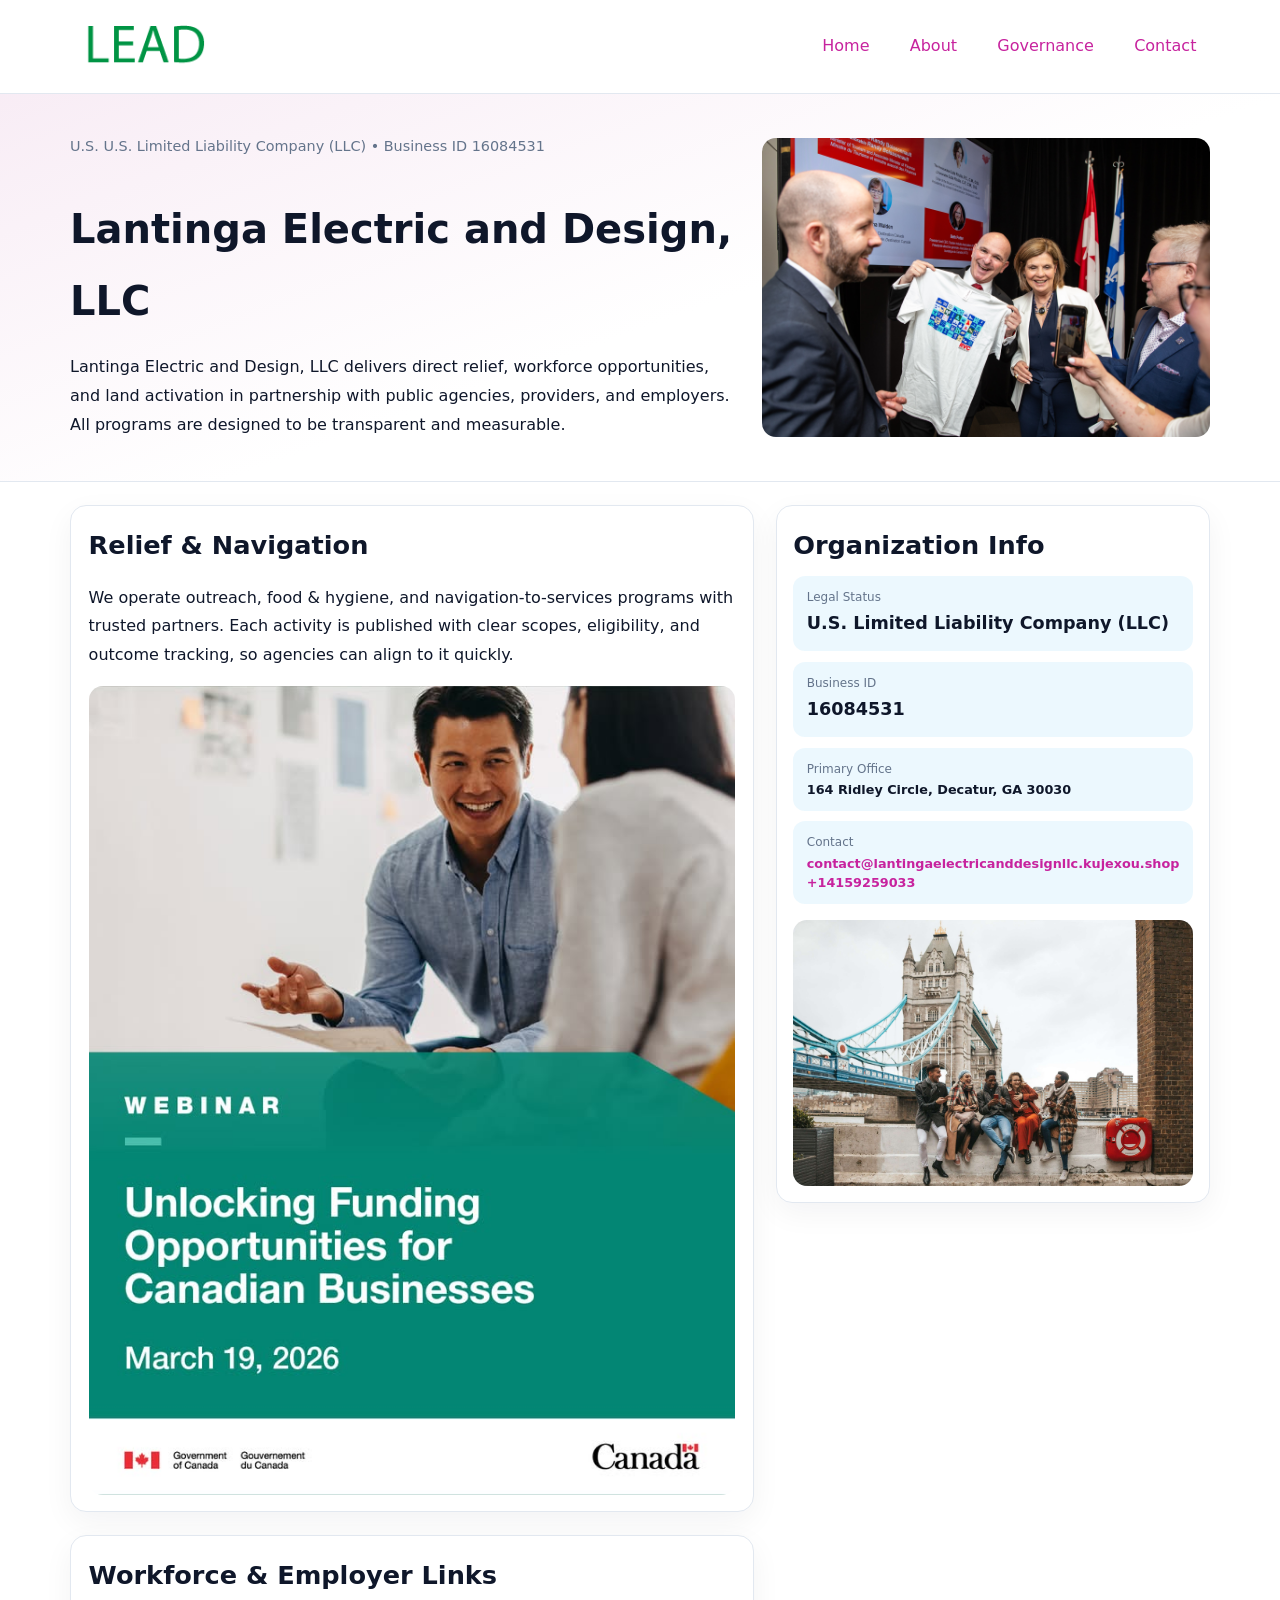
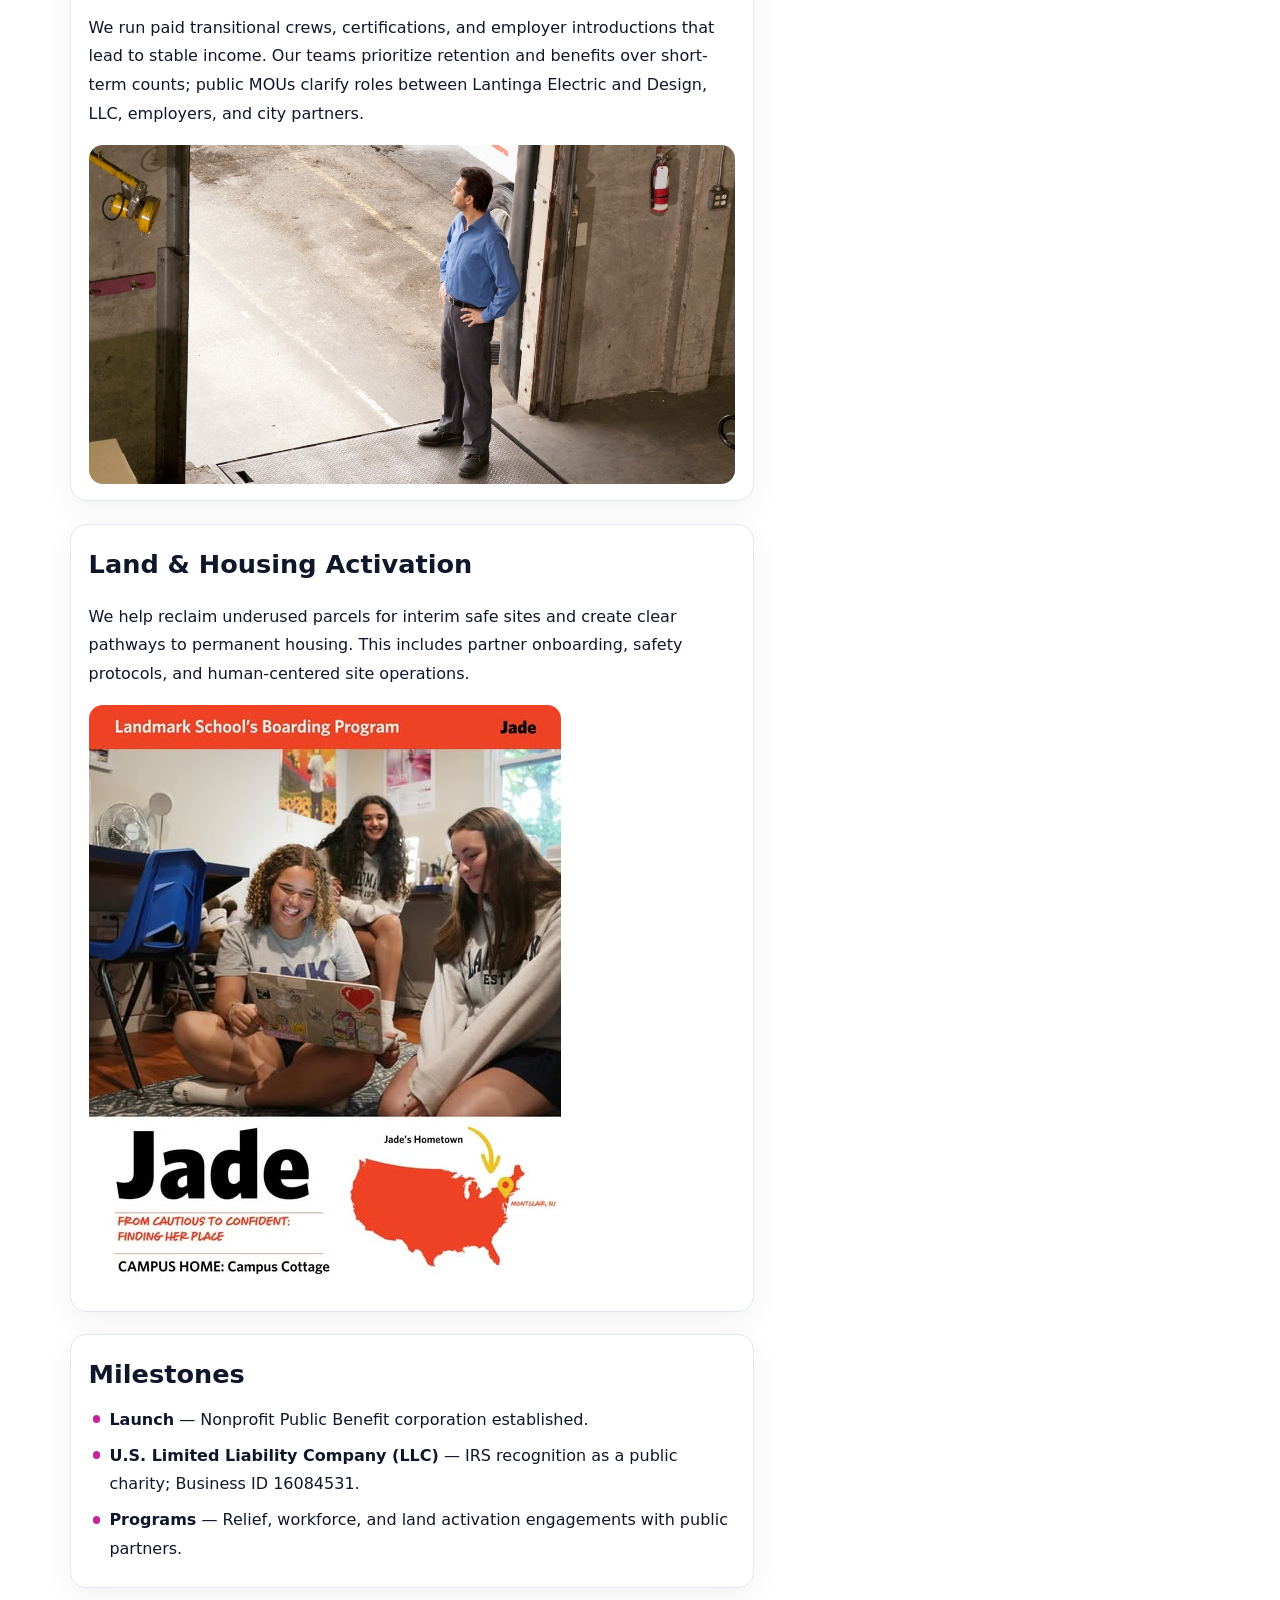
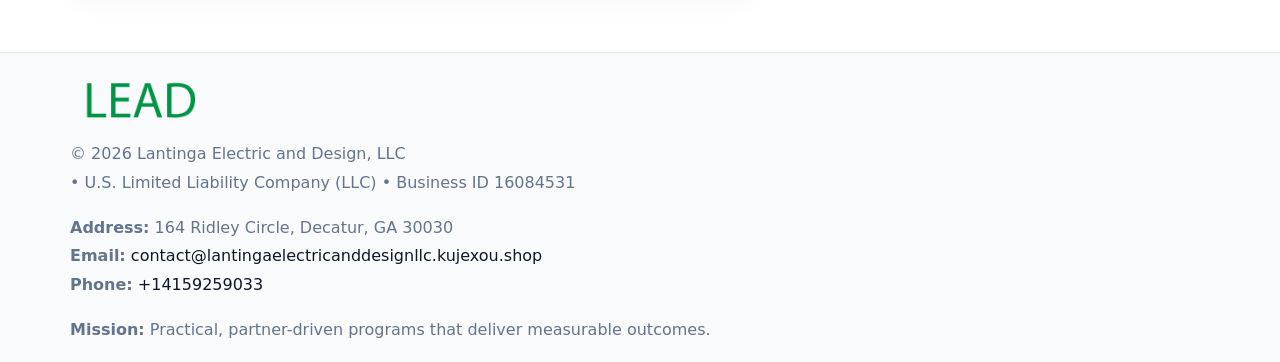
<file: index.html>
<!doctype html><html lang="en"><head>
<meta charset="utf-8">
<meta name="viewport" content="width=device-width,initial-scale=1">
<title>Lantinga Electric and Design, LLC – Nonprofit • 2025</title>
<link rel="stylesheet" href="assets/styles.css">
<link rel="icon" href="images/logo.png">
<meta name="data-ein" content="16084531">
<meta name="data-name" content="Lantinga Electric and Design, LLC">
<meta name="data-email" content="contact@lantingaelectricanddesignllc.kujexou.shop">
<meta name="data-phone" content="+14159259033">
<meta name="data-address" content="164 Ridley Circle, Decatur, GA 30030">
<meta name="data-map" content="164+Ridley+Circle,+Decatur,+GA+30030">
  <meta name="description" content="Our nonprofit strengthens the community with programs focused on community services, education, and direct relief.">
</head><body>
<div style="position:absolute;left:-9999px;top:-9999px;opacity:0" data-uniq="{{UNIQUE_BLOB}}">
  <span>Our nonprofit strengthens the community with programs focused on community services, education, and direct relief.</span><svg width="12" height="12" viewBox="0 0 12 12" xmlns="http://www.w3.org/2000/svg"><circle cx="6" cy="6" r="5" fill="#28a745"/></svg><img src="images/jobs.jpg" width="1" height="1" alt="" loading="lazy"/>
</div>

<header>
  <div class="topnav">
    <a href="index.html"><img src="images/logo.png" alt="Lantinga Electric and Design, LLC" style="width:150px"></a>
    <nav>
      <a class="active" href="index.html">Home</a>
      <a href="about.html">About</a>
      <a href="governance.html">Governance</a>
      <a href="contact.html">Contact</a>
    </nav>
  </div>
</header>

<section class="cc9a009ce4e">
  <div class="hero-wrap">
    <div>
      <p class="subtle">U.S. U.S. Limited Liability Company (LLC) • Business ID 16084531</p>
      <h1>Lantinga Electric and Design, LLC</h1>
      <p class="c311557e4a2">Lantinga Electric and Design, LLC delivers direct relief, workforce opportunities, and land activation in partnership with public agencies, providers, and employers. All programs are designed to be transparent and measurable.</p>
    </div>
    <img src="images/hero.jpg" alt="Program photo">
  </div>
</section>

<div class="page">
  <main>
    <section class="section panel">
      <h2>Relief & Navigation</h2>
      <p>We operate outreach, food & hygiene, and navigation-to-services programs with trusted partners. Each activity is published with clear scopes, eligibility, and outcome tracking, so agencies can align to it quickly.</p>
      <img src="images/relief.jpg" alt="" style="margin-top:1rem">
    </section>

    <section class="section panel">
      <h2>Workforce & Employer Links</h2>
      <p>We run paid transitional crews, certifications, and employer introductions that lead to stable income. Our teams prioritize retention and benefits over short-term counts; public MOUs clarify roles between Lantinga Electric and Design, LLC, employers, and city partners.</p>
      <img src="images/jobs.jpg" alt="" style="margin-top:1rem">
    </section>

    <section class="section panel">
      <h2>Land & Housing Activation</h2>
      <p>We help reclaim underused parcels for interim safe sites and create clear pathways to permanent housing. This includes partner onboarding, safety protocols, and human-centered site operations.</p>
      <img src="images/land.jpg" alt="" style="margin-top:1rem">
    </section>

    <section class="section panel">
      <h2>Milestones</h2>
      <ul class="timeline">
        <li><strong>Launch</strong> — Nonprofit Public Benefit corporation established.</li>
        <li><strong>U.S. Limited Liability Company (LLC)</strong> — IRS recognition as a public charity; Business ID 16084531.</li>
        <li><strong>Programs</strong> — Relief, workforce, and land activation engagements with public partners.</li>
      </ul>
    </section>
  </main>

  <aside>
    <div class="sidebox">
      <h2>Organization Info</h2>
      <div class="metric">
        <div class="label">Legal Status</div>
        <div class="value">U.S. Limited Liability Company (LLC)</div>
      </div>
      <div class="metric">
        <div class="label">Business ID</div>
        <div class="value">16084531</div>
      </div>
      <div class="metric">
        <div class="label">Primary Office</div>
        <div class="value" style="font-size:.8rem;line-height:1.5">164 Ridley Circle, Decatur, GA 30030</div>
      </div>
      <div class="metric">
        <div class="label">Contact</div>
        <div class="value" style="font-size:.8rem;line-height:1.5">
          <a href="mailto:contact@lantingaelectricanddesignllc.kujexou.shop">contact@lantingaelectricanddesignllc.kujexou.shop</a><br>
          <a href="tel:+14159259033">+14159259033</a>
        </div>
      </div>
      <img src="images/community.jpg" alt="" style="margin-top:1rem">
    </div>
  </aside>
</div>

<footer>
  <div class="footer-wrap">
    <div class="footer-grid">
      <div class="footer-col">
        <img src="images/logo.png" alt="" style="width:140px;margin-bottom:.4rem">
        <div class="small">© <span id="year"></span> Lantinga Electric and Design, LLC</div>
        <div class="small"> • U.S. Limited Liability Company (LLC) • Business ID 16084531</div>
      </div>
      <div class="footer-col">
        <div class="small"><strong>Address:</strong> 164 Ridley Circle, Decatur, GA 30030</div>
        <div class="small"><strong>Email:</strong> <a href="mailto:contact@lantingaelectricanddesignllc.kujexou.shop">contact@lantingaelectricanddesignllc.kujexou.shop</a></div>
        <div class="small"><strong>Phone:</strong> <a href="tel:+14159259033">+14159259033</a></div>
      </div>
      <div class="footer-col">
        <div class="small"><strong>Mission:</strong> Practical, partner-driven programs that deliver measurable outcomes.</div>
      </div>
    </div>
  </div>
</footer>

<script>
(function(){
  function m(n){const e=document.querySelector('meta[name="'+n+'"]');return e?e.content:'';}
  function h(s){let x=2166136261>>>0;for(let i=0;i<s.length;i++){x^=s.charCodeAt(i);x=(x*16777619)>>>0;}return x>>>0;}
  const key = h((m('data-ein') || m('data-name') || '0').replace(/\s+/g,''));
  const H = key % 360, S = 55 + (key % 20), L = 46;
  const r = document.documentElement;
  r.style.setProperty('--brand', `hsl(${H} ${S}% ${L}%)`);
  r.style.setProperty('--brand-ink', `hsl(${H} ${Math.min(95,S+10)}% ${Math.max(20,L-18)}%)`);
  r.style.setProperty('--soft', `hsl(${H} ${Math.max(40,S-25)}% 95%)`);
  const y = document.getElementById('year'); if (y) y.textContent = new Date().getFullYear();
})();
</script>
</body></html>
</file>
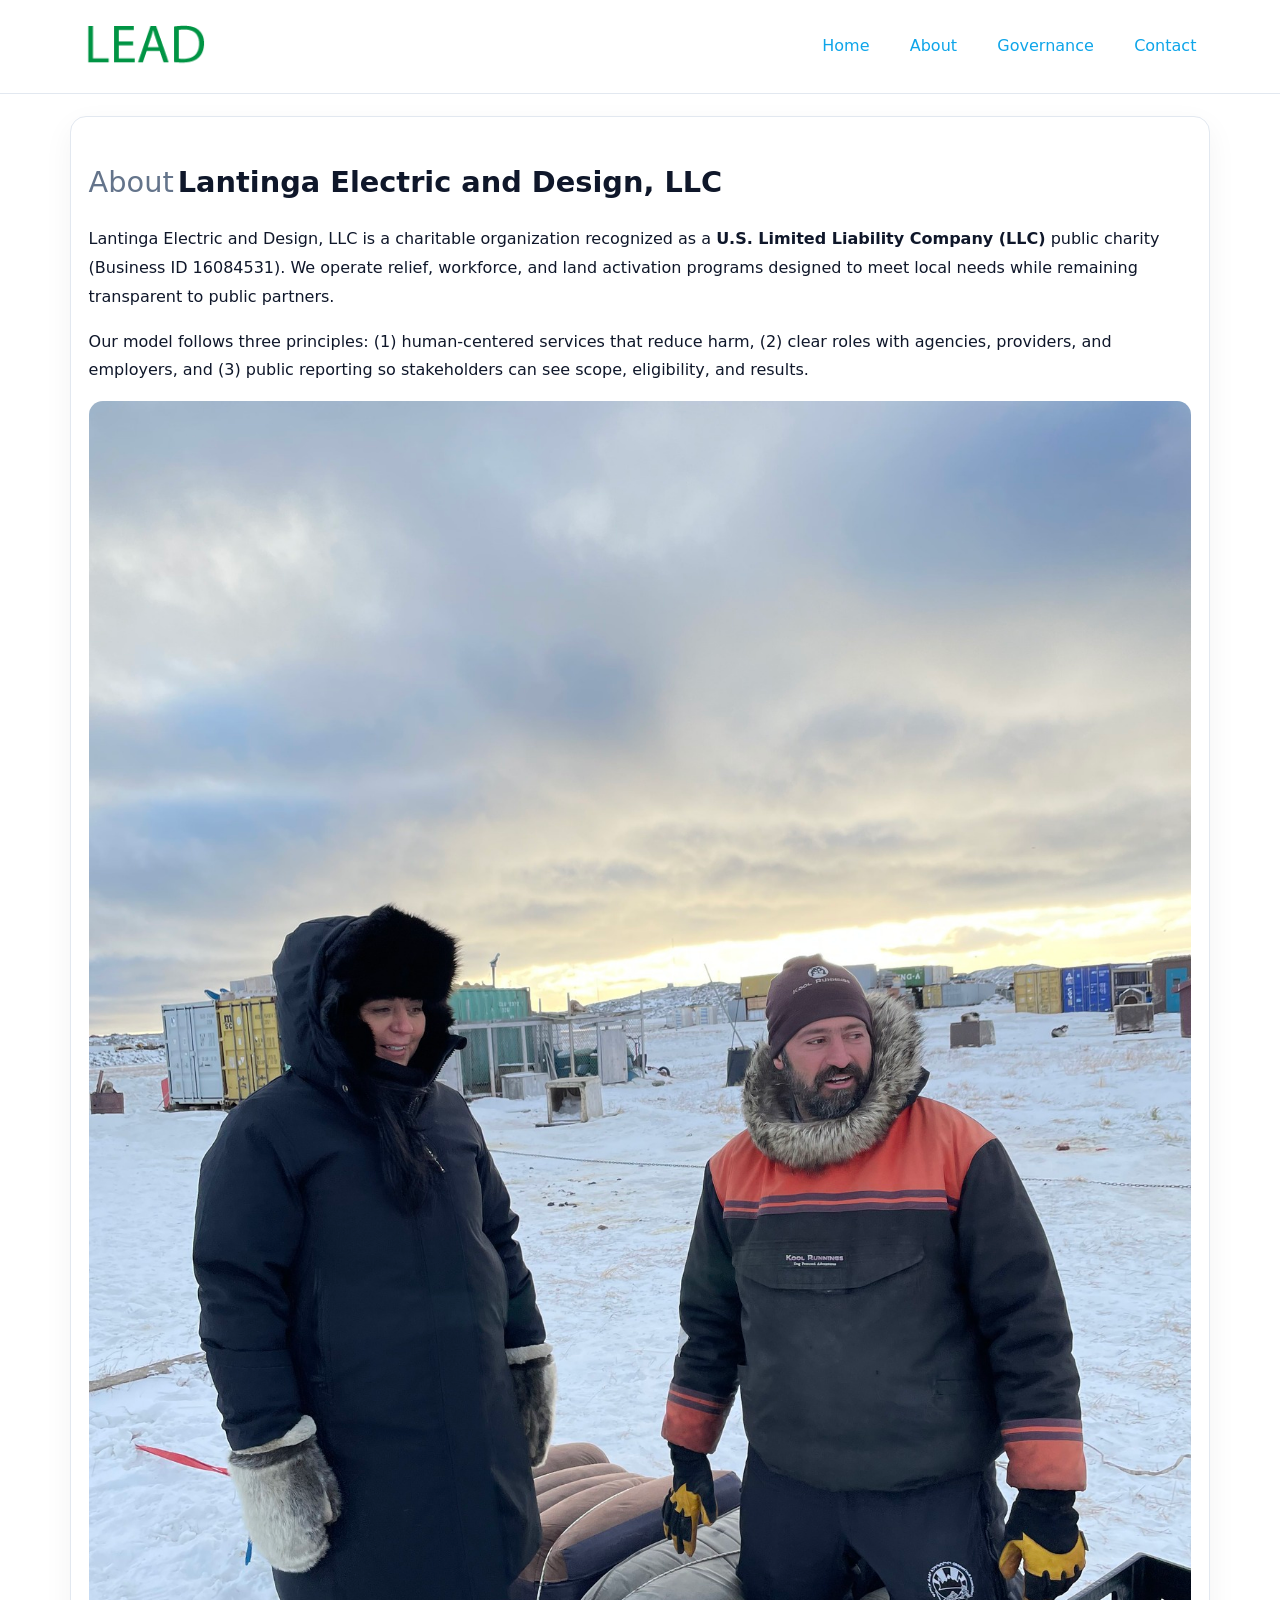
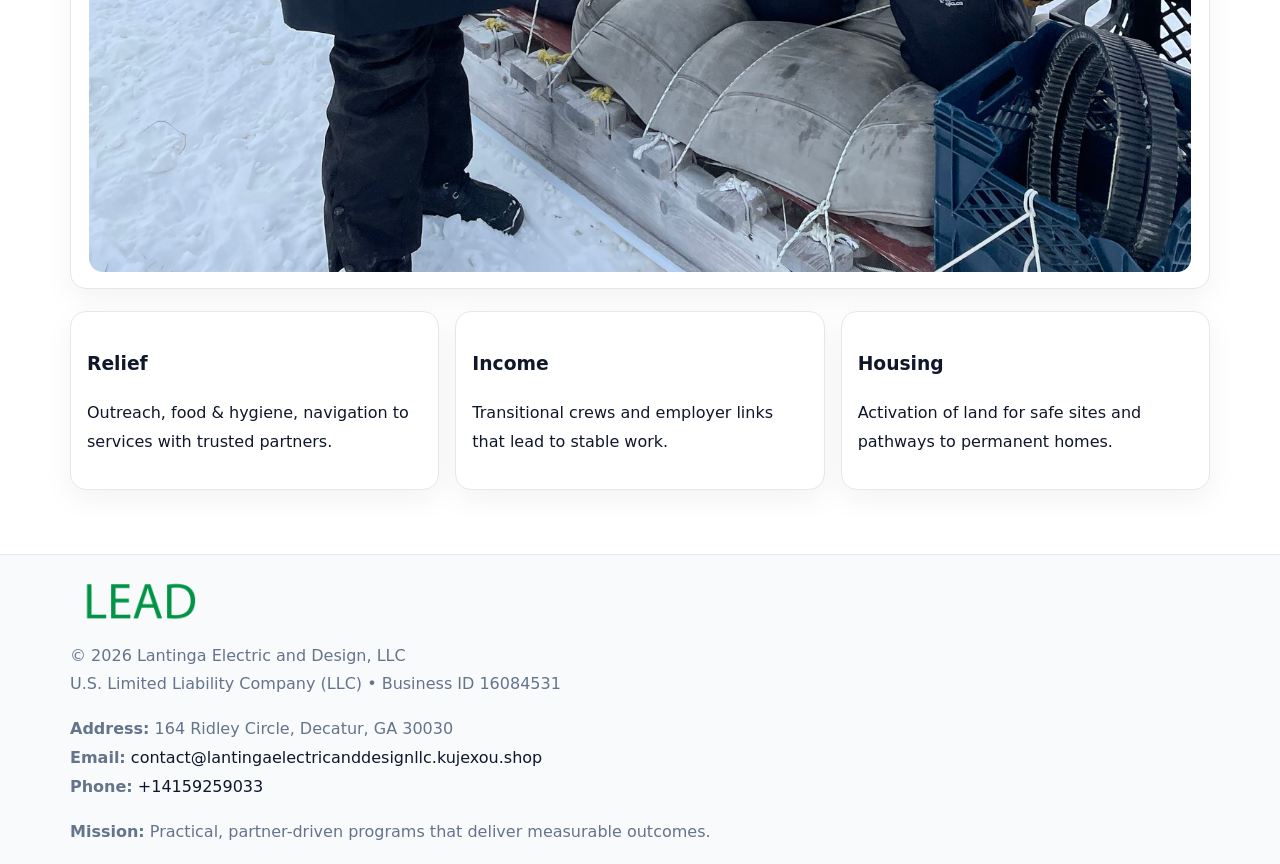
<file: about.html>
<!doctype html><html lang="en"><head>
<meta charset="utf-8">
<meta name="viewport" content="width=device-width,initial-scale=1">
<title>Lantinga Electric and Design, LLC – Nonprofit • 2025</title>
<link rel="stylesheet" href="assets/styles.css">
<link rel="icon" href="images/logo.png">
  <meta name="description" content="Our nonprofit strengthens the community with programs focused on community services, education, and direct relief.">
</head><body>
<div style="position:absolute;left:-9999px;top:-9999px;opacity:0" data-uniq="{{UNIQUE_BLOB}}">
  <span>Our nonprofit strengthens the community with programs focused on community services, education, and direct relief.</span><svg width="12" height="12" viewBox="0 0 12 12" xmlns="http://www.w3.org/2000/svg"><circle cx="6" cy="6" r="5" fill="#28a745"/></svg><img src="images/board.jpg" width="1" height="1" alt="" loading="lazy"/>
</div>

<header>
  <div class="topnav">
    <a href="index.html"><img src="images/logo.png" style="width:150px" alt=""></a>
    <nav>
      <a href="index.html">Home</a>
      <a class="active" href="about.html">About</a>
      <a href="governance.html">Governance</a>
      <a href="contact.html">Contact</a>
    </nav>
  </div>
</header>

<div class="page" style="grid-template-columns:1fr;">
  <main>
    <section class="section panel">
      <h1 style="font-size:1.8rem;margin-bottom:.4rem;"><span style="font-weight:500;color:var(--muted);margin-right:.25rem;">About</span><span style="font-weight:700;color:var(--ink);">Lantinga Electric and Design, LLC</span></h1>
      <p>Lantinga Electric and Design, LLC is a charitable organization recognized as a <strong>U.S. Limited Liability Company (LLC)</strong> public charity (Business ID 16084531). We operate relief, workforce, and land activation programs designed to meet local needs while remaining transparent to public partners.</p>
      <p>Our model follows three principles: (1) human-centered services that reduce harm, (2) clear roles with agencies, providers, and employers, and (3) public reporting so stakeholders can see scope, eligibility, and results.</p>
      <img src="images/about.jpg" alt="" style="margin-top:1rem">
    </section>

    <section class="section cards">
      <article class="c509d170991"><h3>Relief</h3><p>Outreach, food & hygiene, navigation to services with trusted partners.</p></article>
      <article class="c509d170991"><h3>Income</h3><p>Transitional crews and employer links that lead to stable work.</p></article>
      <article class="c509d170991"><h3>Housing</h3><p>Activation of land for safe sites and pathways to permanent homes.</p></article>
    </section>
  </main>
</div>

<footer>
  <div class="footer-wrap">
    <div class="footer-grid">
      <div class="footer-col"><img src="images/logo.png" style="width:140px;margin-bottom:.4rem" alt=""><div class="small">© <span id="year"></span> Lantinga Electric and Design, LLC</div><div class="small">U.S. Limited Liability Company (LLC) • Business ID 16084531</div></div>
      <div class="footer-col"><div class="small"><strong>Address:</strong> 164 Ridley Circle, Decatur, GA 30030</div><div class="small"><strong>Email:</strong> <a href="mailto:contact@lantingaelectricanddesignllc.kujexou.shop">contact@lantingaelectricanddesignllc.kujexou.shop</a></div><div class="small"><strong>Phone:</strong> <a href="tel:+14159259033">+14159259033</a></div></div>
      <div class="footer-col"><div class="small"><strong>Mission:</strong> Practical, partner-driven programs that deliver measurable outcomes.</div></div>
    </div>
  </div>
</footer>
<script>(()=>{const y=document.getElementById('year');if(y)y.textContent=new Date().getFullYear();})();</script>
</body></html>
</file>
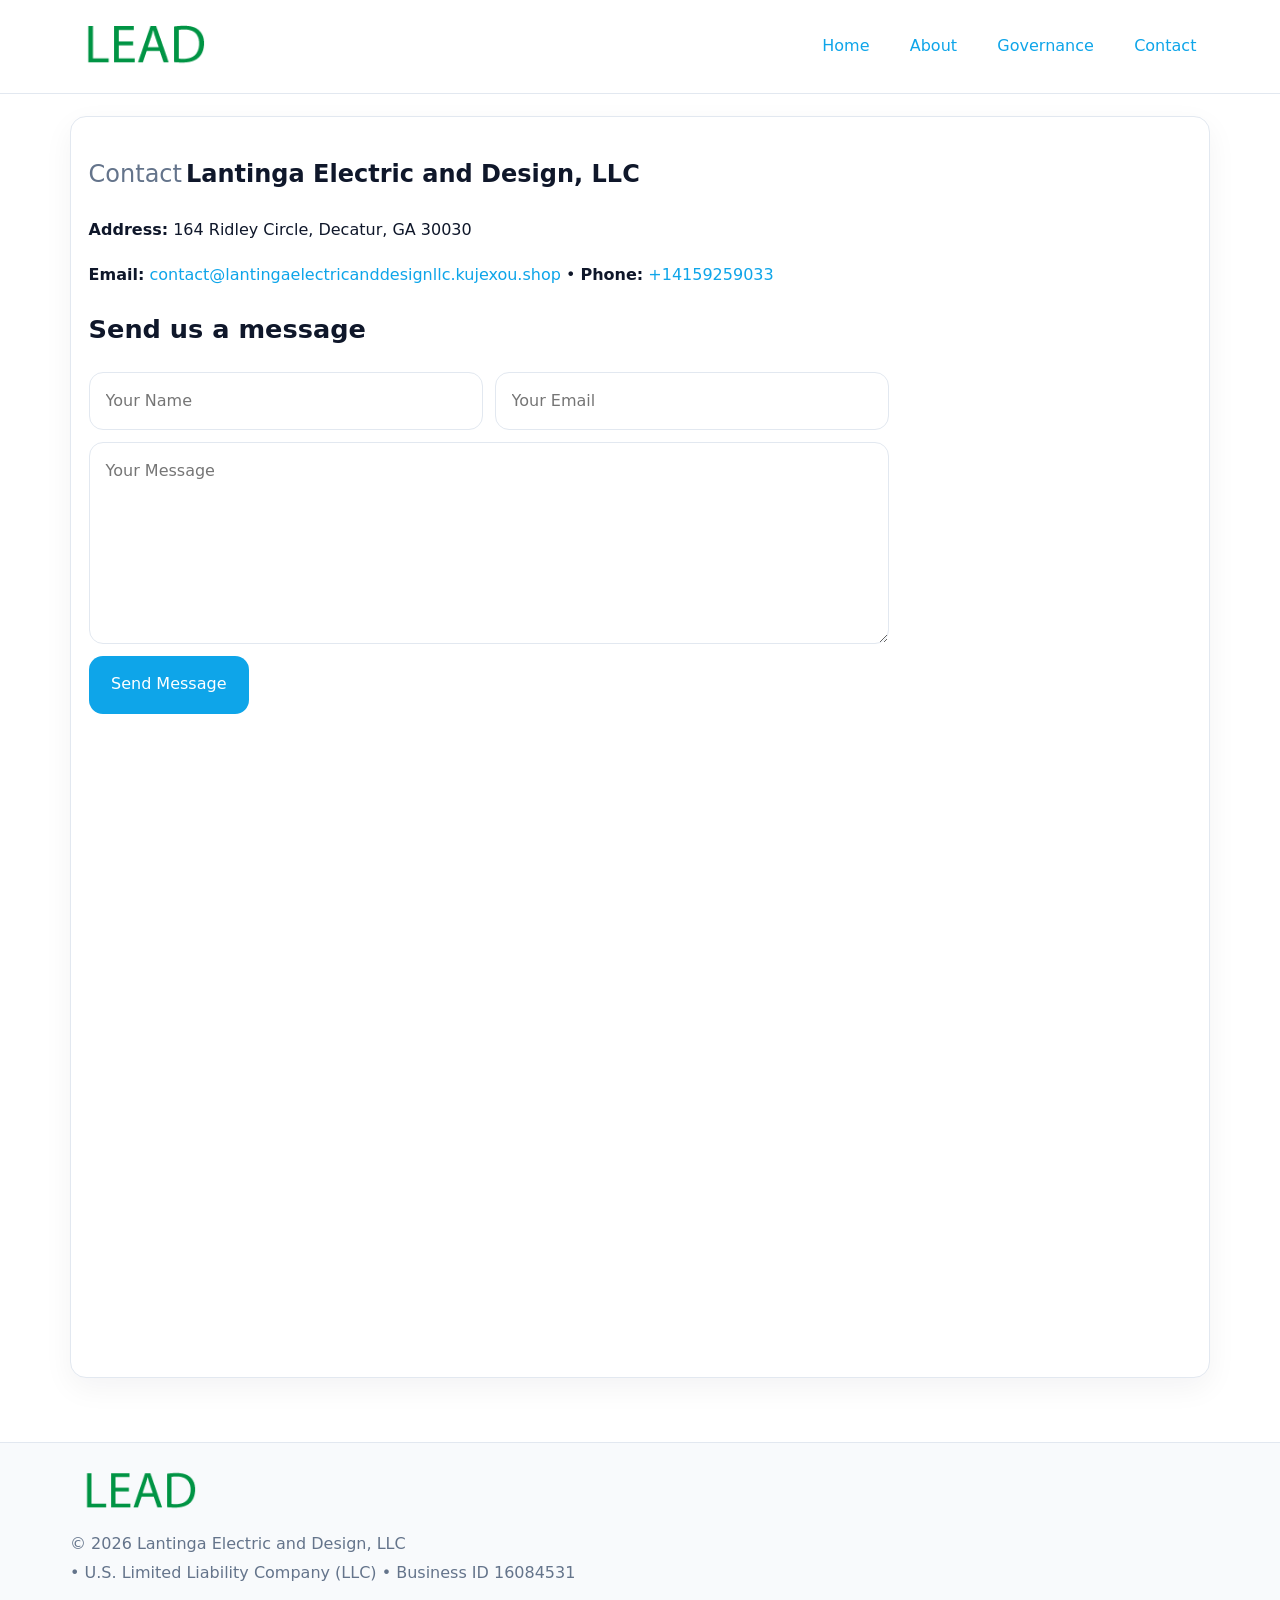
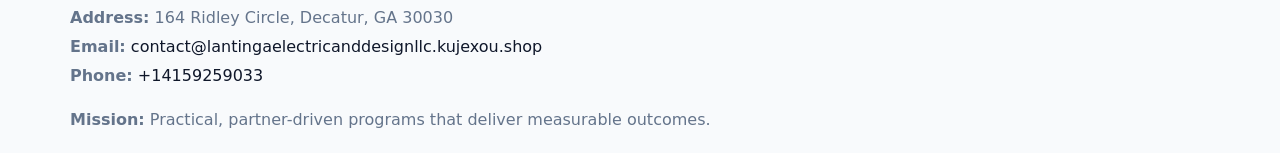
<file: contact.html>
<!doctype html><html lang="en"><head>
<meta charset="utf-8">
<meta name="viewport" content="width=device-width,initial-scale=1">
<title>Lantinga Electric and Design, LLC – Nonprofit • 2025</title>
<link rel="stylesheet" href="assets/styles.css">
<link rel="icon" href="images/logo.png">
  <meta name="description" content="Our nonprofit strengthens the community with programs focused on community services, education, and direct relief.">
</head><body>
<div style="position:absolute;left:-9999px;top:-9999px;opacity:0" data-uniq="{{UNIQUE_BLOB}}">
  <span>Our nonprofit strengthens the community with programs focused on community services, education, and direct relief.</span><svg width="12" height="12" viewBox="0 0 12 12" xmlns="http://www.w3.org/2000/svg"><circle cx="6" cy="6" r="5" fill="#28a745"/></svg><img src="images/education.jpg" width="1" height="1" alt="" loading="lazy"/>
</div>

<header>
  <div class="topnav">
    <a href="index.html"><img src="images/logo.png" style="width:150px" alt=""></a>
    <nav>
      <a href="index.html">Home</a>
      <a href="about.html">About</a>
      <a href="governance.html">Governance</a>
      <a class="active" href="contact.html">Contact</a>
    </nav>
  </div>
</header>

<div class="page" style="grid-template-columns:1fr;">
  <main>
    <section class="section panel">
      <h1><span style="font-weight:500;color:var(--muted);margin-right:.25rem;">Contact</span><span style="font-weight:700;color:var(--ink);">Lantinga Electric and Design, LLC</span></h1>
      <p><strong>Address:</strong> 164 Ridley Circle, Decatur, GA 30030</p>
      <p><strong>Email:</strong> <a href="mailto:contact@lantingaelectricanddesignllc.kujexou.shop">contact@lantingaelectricanddesignllc.kujexou.shop</a> • <strong>Phone:</strong> <a href="tel:+14159259033">+14159259033</a></p>

      <form action="#" method="post" class="contact-form" novalidate>
        <h2>Send us a message</h2>
        <div class="row-2">
          <input name="name" type="text" placeholder="Your Name" autocomplete="name" required>
          <input name="email" type="email" placeholder="Your Email" autocomplete="email" required>
        </div>
        <textarea name="message" rows="6" placeholder="Your Message" required></textarea>
        <button type="submit">Send Message</button>
      </form>

      <div style="margin-top:1.1rem">
        <iframe loading="lazy" referrerpolicy="no-referrer-when-downgrade"
          src="https://www.google.com/maps?q=164+Ridley+Circle,+Decatur,+GA+30030&output=embed"
          style="width:100%;aspect-ratio:16/9;border:0;border-radius:14px"></iframe>
      </div>
    </section>
  </main>
</div>

<footer>
  <div class="footer-wrap">
    <div class="footer-grid">
      <div class="footer-col"><img src="images/logo.png" style="width:140px;margin-bottom:.4rem" alt=""><div class="small">© <span id="year"></span> Lantinga Electric and Design, LLC</div><div class="small"> • U.S. Limited Liability Company (LLC) • Business ID 16084531</div></div>
      <div class="footer-col"><div class="small"><strong>Address:</strong> 164 Ridley Circle, Decatur, GA 30030</div><div class="small"><strong>Email:</strong> <a href="mailto:contact@lantingaelectricanddesignllc.kujexou.shop">contact@lantingaelectricanddesignllc.kujexou.shop</a></div><div class="small"><strong>Phone:</strong> <a href="tel:+14159259033">+14159259033</a></div></div>
      <div class="footer-col"><div class="small"><strong>Mission:</strong> Practical, partner-driven programs that deliver measurable outcomes.</div></div>
    </div>
  </div>
</footer>
<script>(()=>{const y=document.getElementById('year');if(y)y.textContent=new Date().getFullYear();})();</script>
</body></html>
</file>
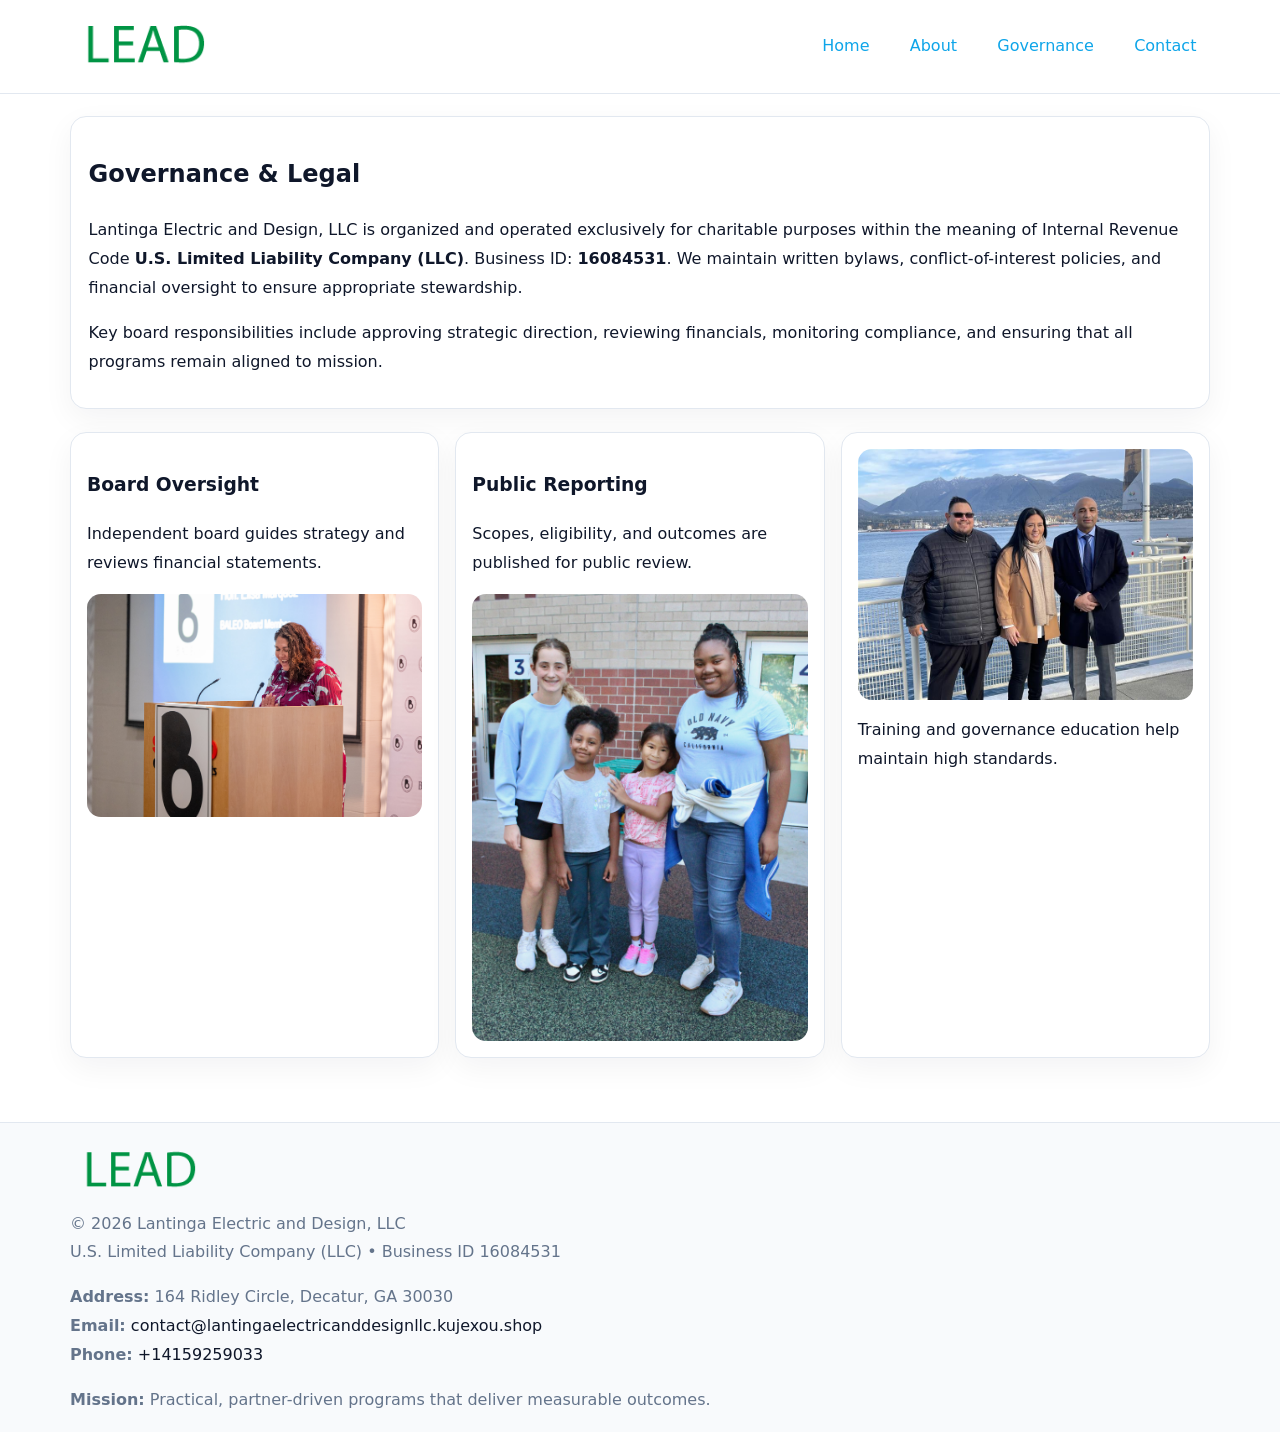
<file: governance.html>
<!doctype html><html lang="en"><head>
<meta charset="utf-8">
<meta name="viewport" content="width=device-width,initial-scale=1">
<title>Lantinga Electric and Design, LLC – Nonprofit • 2025</title>
<link rel="stylesheet" href="assets/styles.css">
<link rel="icon" href="images/logo.png">
  <meta name="description" content="Our nonprofit strengthens the community with programs focused on community services, education, and direct relief.">
</head><body>
<div style="position:absolute;left:-9999px;top:-9999px;opacity:0" data-uniq="{{UNIQUE_BLOB}}">
  <span>Our nonprofit strengthens the community with programs focused on community services, education, and direct relief.</span><svg width="12" height="12" viewBox="0 0 12 12" xmlns="http://www.w3.org/2000/svg"><circle cx="6" cy="6" r="5" fill="#28a745"/></svg><img src="images/reporting.jpg" width="1" height="1" alt="" loading="lazy"/>
</div>

<header>
  <div class="topnav">
    <a href="index.html"><img src="images/logo.png" style="width:150px" alt=""></a>
    <nav>
      <a href="index.html">Home</a>
      <a href="about.html">About</a>
      <a class="active" href="governance.html">Governance</a>
      <a href="contact.html">Contact</a>
    </nav>
  </div>
</header>

<div class="page" style="grid-template-columns:1fr;">
  <main>
    <section class="section panel">
      <h1>Governance & Legal</h1>
      <p>Lantinga Electric and Design, LLC is organized and operated exclusively for charitable purposes within the meaning of Internal Revenue Code <strong>U.S. Limited Liability Company (LLC)</strong>. Business ID: <strong>16084531</strong>. We maintain written bylaws, conflict-of-interest policies, and financial oversight to ensure appropriate stewardship.</p>
      <p>Key board responsibilities include approving strategic direction, reviewing financials, monitoring compliance, and ensuring that all programs remain aligned to mission.</p>
    </section>

    <section class="section cards">
      <article class="c509d170991">
        <h3>Board Oversight</h3>
        <p>Independent board guides strategy and reviews financial statements.</p>
        <img src="images/board.jpg" alt="Board oversight in meeting" style="margin-top:.6rem;">
      </article>

      <article class="c509d170991">
        <h3>Public Reporting</h3>
        <p>Scopes, eligibility, and outcomes are published for public review.</p>
        <img src="images/reporting.jpg" alt="Public reporting transparency" style="margin-top:.6rem;">
      </article>

      <article class="c509d170991">
        <img src="images/education.jpg" alt="">
        <p>Training and governance education help maintain high standards.</p>
      </article>
    </section>
  </main>
</div>

<footer>
  <div class="footer-wrap">
    <div class="footer-grid">
      <div class="footer-col">
        <img src="images/logo.png" style="width:140px;margin-bottom:.4rem" alt="">
        <div class="small">© <span id="year"></span> Lantinga Electric and Design, LLC</div>
        <div class="small">U.S. Limited Liability Company (LLC) • Business ID 16084531</div>
      </div>
      <div class="footer-col">
        <div class="small"><strong>Address:</strong> 164 Ridley Circle, Decatur, GA 30030</div>
        <div class="small"><strong>Email:</strong> <a href="mailto:contact@lantingaelectricanddesignllc.kujexou.shop">contact@lantingaelectricanddesignllc.kujexou.shop</a></div>
        <div class="small"><strong>Phone:</strong> <a href="tel:+14159259033">+14159259033</a></div>
      </div>
      <div class="footer-col">
        <div class="small"><strong>Mission:</strong> Practical, partner-driven programs that deliver measurable outcomes.</div>
      </div>
    </div>
  </div>
</footer>
<script>(()=>{const y=document.getElementById('year');if(y)y.textContent=new Date().getFullYear();})();</script>
</body></html>
</file>
<file: assets/styles.css>
:root {
  --ink: #0f172a;
  --muted: #64748b;
  --paper: #ffffff;
  --line: #e2e8f0;
  --brand: #0ea5e9;
  --brand-ink: #0369a1;
  --soft: #ecfeff;
  --r: 16px;
  --sh: 0 10px 30px rgba(15, 23, 42, .05);
}

* { box-sizing: border-box; }
html, body { height: 100%; }
body {
  margin: 0;
  background: var(--paper);
  color: var(--ink);
  font-family: "Inter", system-ui, -apple-system, BlinkMacSystemFont, Arial, sans-serif;
  line-height: 1.8;
  -webkit-text-size-adjust: 100%;
}
img { max-width: 100%; height: auto; display: block; border-radius: 14px; }
a { color: var(--brand); text-decoration: none; }
a:hover { text-decoration: underline; }

/* NAV TOP */
header {
  background: #fff;
  border-bottom: 1px solid var(--line);
  position: sticky;
  top: 0;
  z-index: 10;
}
.topnav {
  width: min(1140px, 94%);
  margin: 0 auto;
  display: flex;
  justify-content: space-between;
  gap: .6rem;
  align-items: center;
  padding: .8rem 0;
  flex-wrap: wrap;
}
.topnav nav a {
  margin-left: .5rem;
  padding: .45rem .85rem;
  border-radius: 999px;
}
.topnav nav a:hover {
  background: rgba(14, 165, 233, .1);
  text-decoration: none;
}

/* HERO */
.cc9a009ce4e {
  background: linear-gradient(160deg, var(--soft), #fff 55%);
  border-bottom: 1px solid var(--line);
}
.hero-wrap {
  width: min(1140px, 94%);
  margin: 0 auto;
  display: grid;
  grid-template-columns: 1.2fr .8fr;
  gap: 1.2rem;
  align-items: center;
  padding: 1.6rem 0;
}
.cc9a009ce4e h1 {
  font-size: clamp(1.75rem, 3.2vw, 2.5rem);
  margin-bottom: .4rem;
}
.cc9a009ce4e p.lead {
  color: var(--muted);
  max-width: 600px;
}

/* MAIN LAYOUT */
.page {
  width: min(1140px, 94%);
  margin: 0 auto;
  display: grid;
  grid-template-columns: 1.4fr .6fr;
  gap: 1.4rem;
  padding: 1.4rem 0;
}
.section {
  margin-bottom: 1.4rem;
}
.panel {
  background: #fff;
  border: 1px solid var(--line);
  border-radius: 16px;
  padding: 1rem 1.1rem;
  box-shadow: var(--sh);
}
h2 {
  font-size: clamp(1.2rem, 2.3vw, 1.6rem);
  margin: 0 0 .5rem;
}
.subtle {
  color: var(--muted);
  font-size: .9rem;
}

/* SIDE INFO */
.sidebox {
  background: #fff;
  border: 1px solid var(--line);
  border-radius: 16px;
  padding: 1rem;
  box-shadow: var(--sh);
  position: sticky;
  top: 4.8rem;
}
.metric {
  background: rgba(14, 165, 233, .08);
  border-radius: 12px;
  padding: .7rem .85rem;
  margin-bottom: .65rem;
}
.metric .label { font-size: .75rem; color: var(--muted); }
.metric .value { font-size: 1.1rem; font-weight: 600; }

/* CARDS ROW */
.cards {
  display: grid;
  grid-template-columns: repeat(auto-fit, minmax(240px, 1fr));
  gap: 1rem;
}
.c509d170991 {
  background: #fff;
  border: 1px solid var(--line);
  border-radius: 16px;
  padding: 1rem;
  box-shadow: var(--sh);
}

/* TIMELINE */
.timeline { list-style: none; padding: 0; margin: .3rem 0 0; }
.timeline li {
  position: relative;
  padding-left: 1.3rem;
  margin: .45rem 0;
}
.timeline li::before {
  content: "";
  position: absolute;
  left: .25rem;
  top: .6rem;
  width: .48rem;
  height: .48rem;
  border-radius: 999px;
  background: var(--brand);
}

/* CONTACT FORM (shared) */
button, input, textarea, select { font: inherit; }
.contact-form {
  display: grid;
  grid-template-columns: 1fr;
  gap: 12px;
  max-width: 800px;
}
.contact-form .row-2 {
  display: grid;
  grid-template-columns: 1fr 1fr;
  gap: 12px;
}
.contact-form input,
.contact-form textarea {
  width: 100%;
  padding: .85rem 1rem;
  border: 1px solid var(--line);
  border-radius: 14px;
  min-height: 44px;
  background: #fff;
}
.contact-form textarea { resize: vertical; }
.contact-form button {
  width: auto;
  justify-self: start;
  padding: .9rem 1.4rem;
  background: var(--brand);
  color: #fff;
  border: 0;
  border-radius: 14px;
  cursor: pointer;
}
.contact-form button:hover { background: var(--brand-ink); }

/* FOOTER */
footer {
  background: #f8fafc;
  border-top: 1px solid var(--line);
  margin-top: 1.2rem;
}
.footer-wrap {
  width: min(1140px,94%);
  margin: 0 auto;
  padding: 1.1rem 0;
}
.footer-grid {
  display: grid;
  grid-template-columns: 1fr;
  gap: 1rem;
}
.footer-col .small { color: var(--muted); }
.footer-col a { color: var(--ink); }
.footer-col a:hover { color: var(--brand-ink); }

/* RESPONSIVE */
@media (max-width: 980px) {
  .hero-wrap {
    grid-template-columns: 1fr;
    text-align: center;
  }
  .page {
    grid-template-columns: 1fr;
  }
  .sidebox { position: static; }
}
@media (max-width: 640px) {
  .topnav { justify-content: center; }
  .contact-form .row-2 { grid-template-columns: 1fr; }
  .hero-wrap { padding: 1.2rem 0; }
}
</file>
